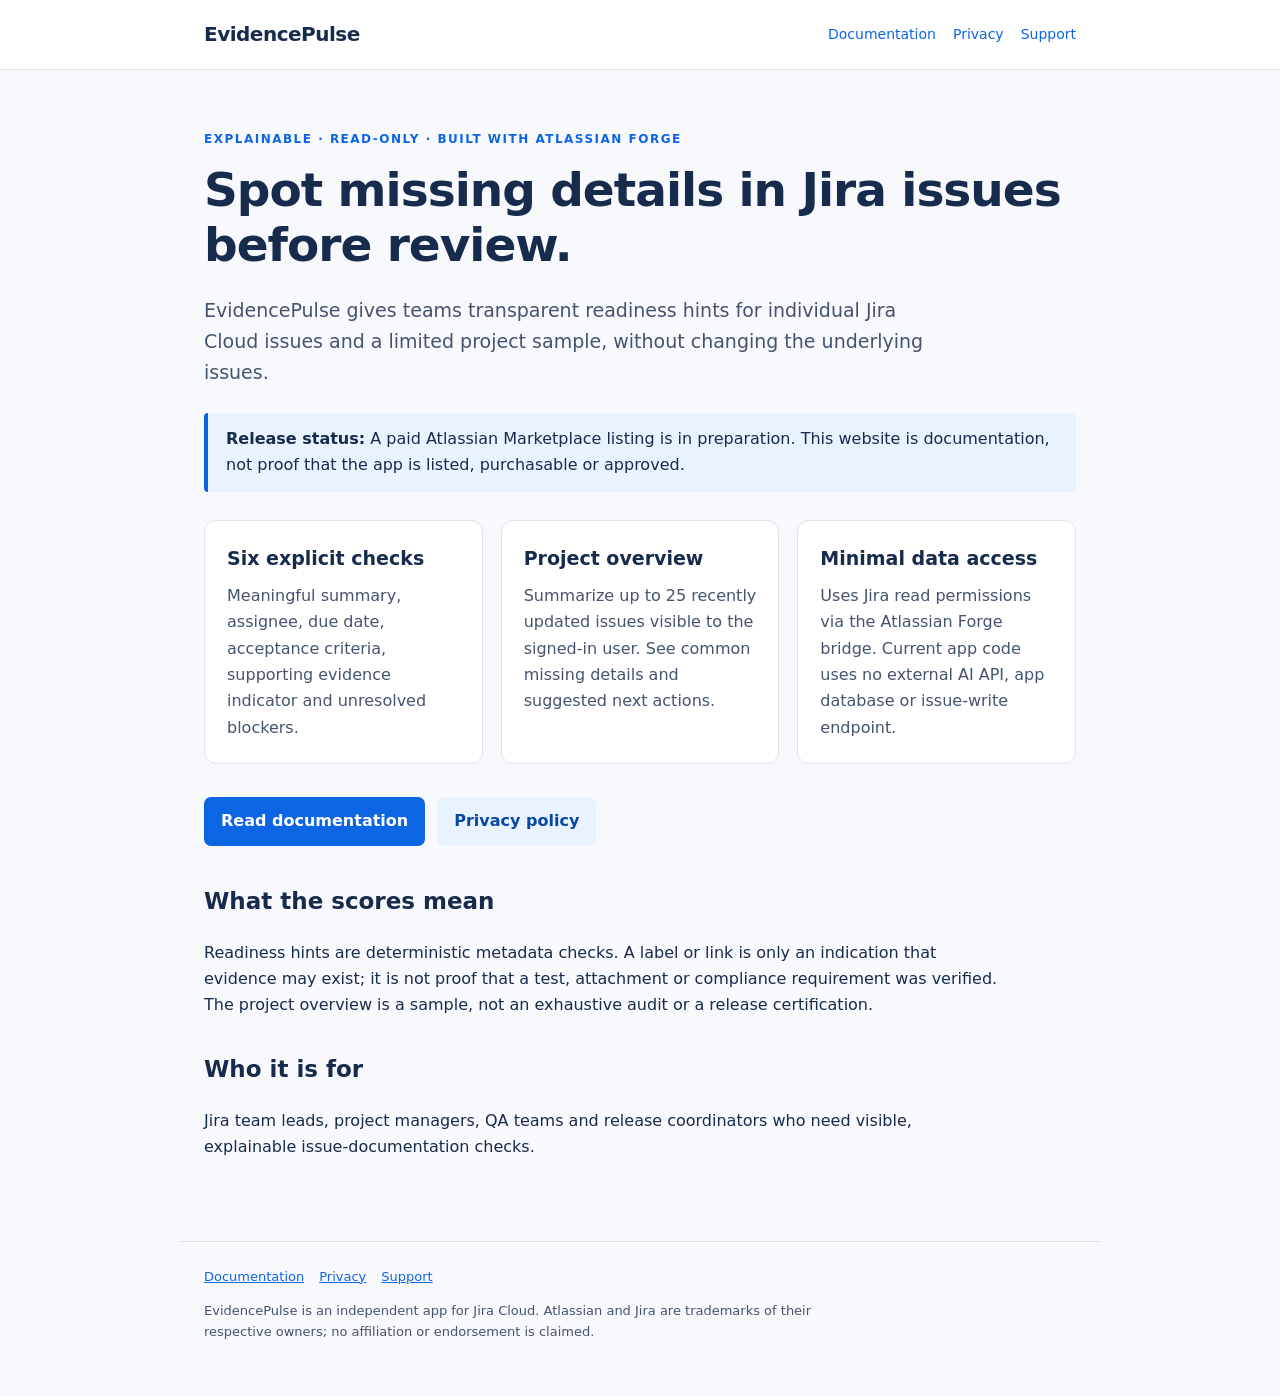
<file: index.html>
<!doctype html>
<html lang="en"><head><meta charset="utf-8"><meta name="viewport" content="width=device-width,initial-scale=1"><meta name="description" content="EvidencePulse: explainable, read-only Jira Cloud readiness checks."><title>EvidencePulse — Jira readiness checks</title><link rel="stylesheet" href="style.css"></head>
<body><div class="top"><div class="top-inner"><a class="brand" href="./">EvidencePulse</a><nav aria-label="Main navigation"><a href="docs.html">Documentation</a><a href="privacy.html">Privacy</a><a href="support.html">Support</a></nav></div></div>
<main><p class="eyebrow">Explainable · Read-only · Built with Atlassian Forge</p><h1>Spot missing details in Jira issues before review.</h1>
<p class="lead">EvidencePulse gives teams transparent readiness hints for individual Jira Cloud issues and a limited project sample, without changing the underlying issues.</p>
<div class="notice"><strong>Release status:</strong> A paid Atlassian Marketplace listing is in preparation. This website is documentation, not proof that the app is listed, purchasable or approved.</div>
<div class="grid">
<section class="card"><h2>Six explicit checks</h2><p>Meaningful summary, assignee, due date, acceptance criteria, supporting evidence indicator and unresolved blockers.</p></section>
<section class="card"><h2>Project overview</h2><p>Summarize up to 25 recently updated issues visible to the signed-in user. See common missing details and suggested next actions.</p></section>
<section class="card"><h2>Minimal data access</h2><p>Uses Jira read permissions via the Atlassian Forge bridge. Current app code uses no external AI API, app database or issue-write endpoint.</p></section></div>
<p><a class="btn" href="docs.html">Read documentation</a><a class="btn secondary" href="privacy.html">Privacy policy</a></p>
<h2>What the scores mean</h2><p>Readiness hints are deterministic metadata checks. A label or link is only an indication that evidence may exist; it is not proof that a test, attachment or compliance requirement was verified. The project overview is a sample, not an exhaustive audit or a release certification.</p>
<h2>Who it is for</h2><p>Jira team leads, project managers, QA teams and release coordinators who need visible, explainable issue-documentation checks.</p>
</main><footer><a href="docs.html">Documentation</a><a href="privacy.html">Privacy</a><a href="support.html">Support</a><p>EvidencePulse is an independent app for Jira Cloud. Atlassian and Jira are trademarks of their respective owners; no affiliation or endorsement is claimed.</p></footer></body></html>
</file>
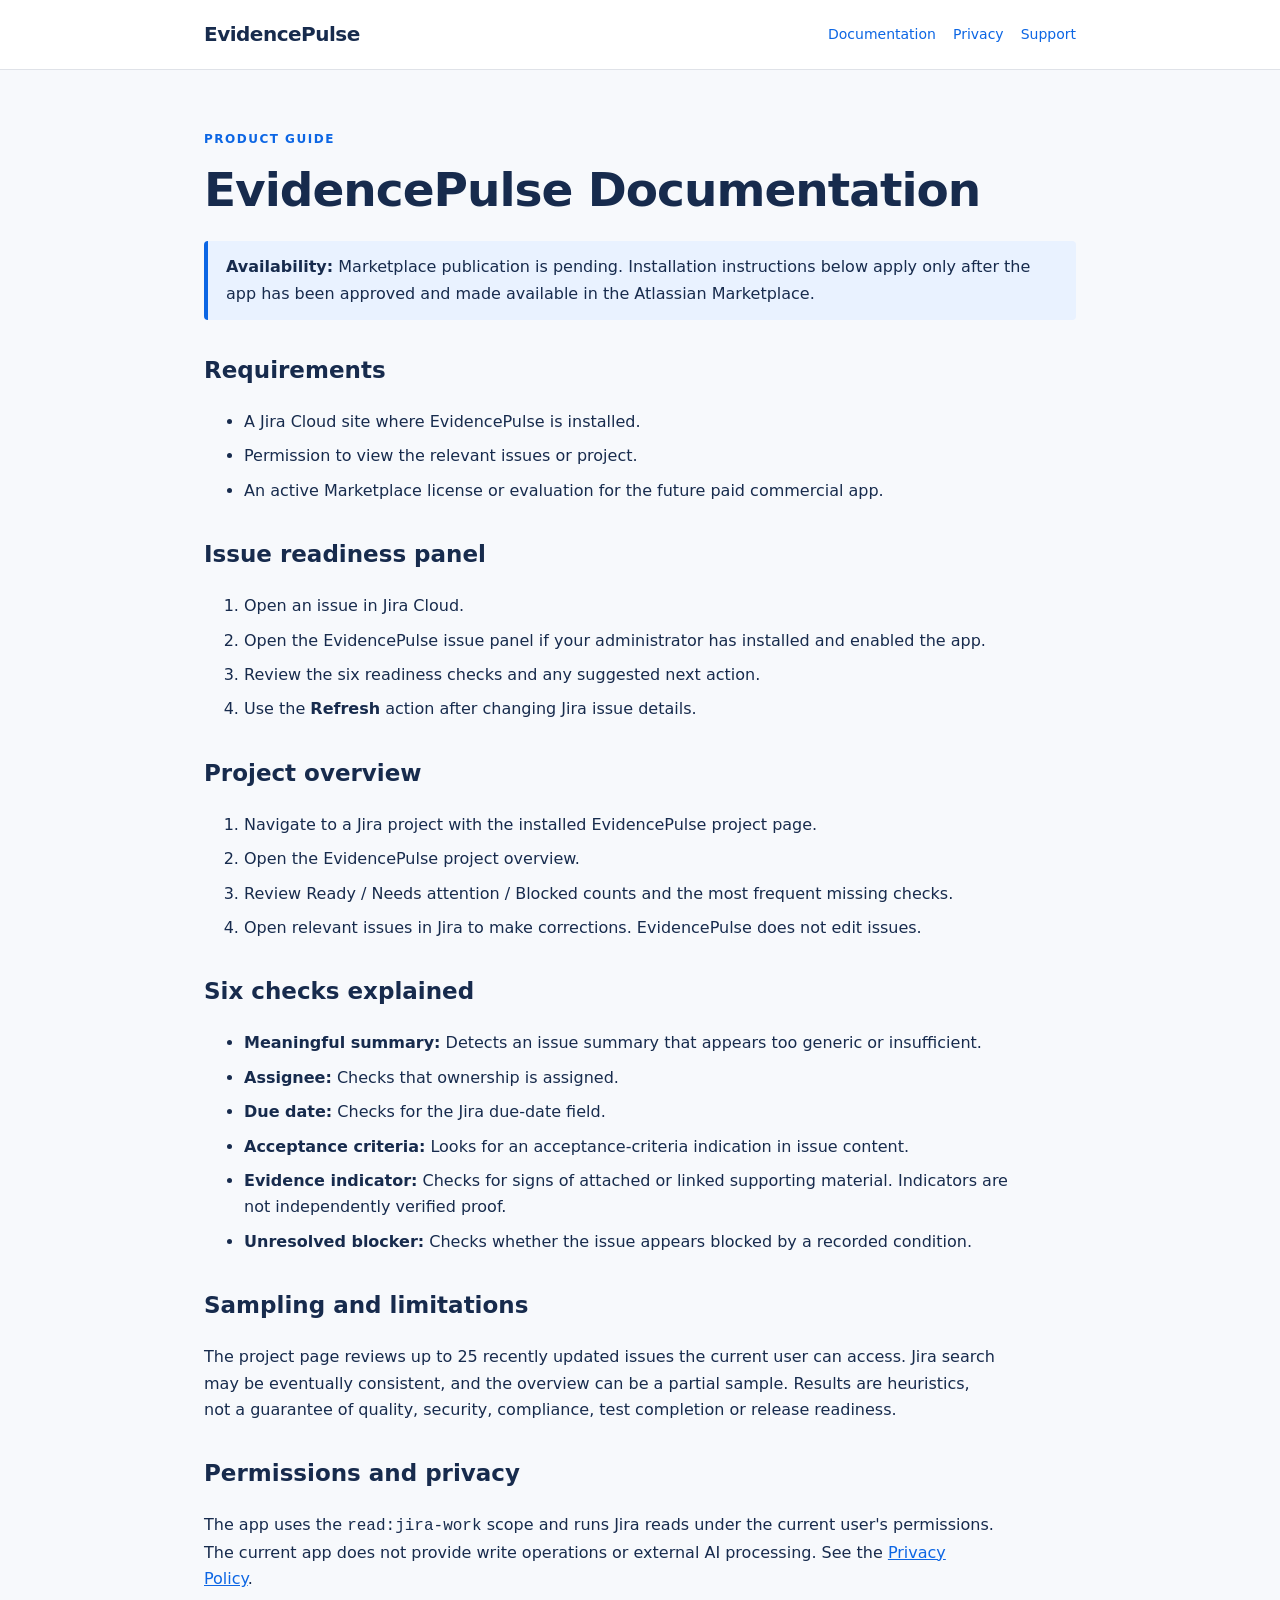
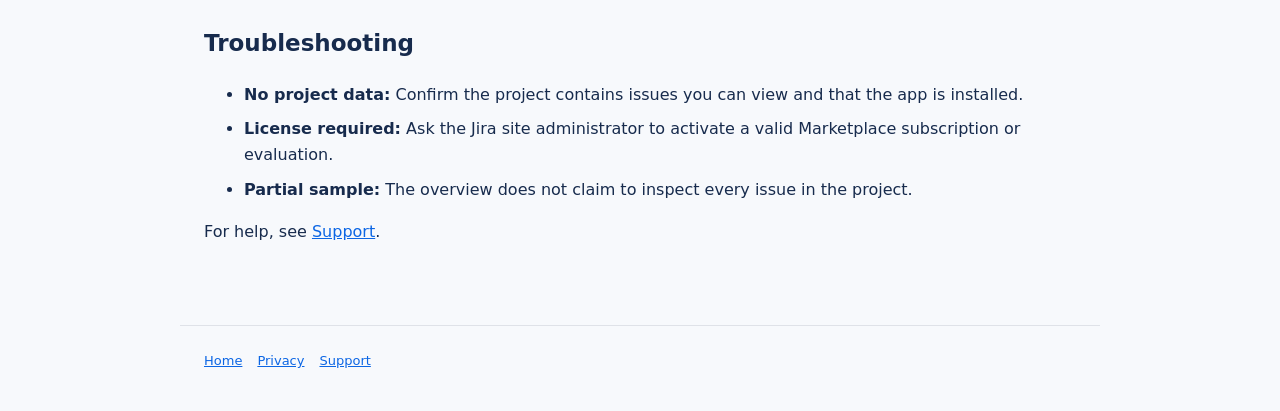
<file: docs.html>
<!doctype html>
<html lang="en"><head><meta charset="utf-8"><meta name="viewport" content="width=device-width,initial-scale=1"><title>Documentation — EvidencePulse</title><link rel="stylesheet" href="style.css"></head>
<body><div class="top"><div class="top-inner"><a class="brand" href="./">EvidencePulse</a><nav><a href="docs.html" aria-current="page">Documentation</a><a href="privacy.html">Privacy</a><a href="support.html">Support</a></nav></div></div>
<main><p class="eyebrow">Product guide</p><h1>EvidencePulse Documentation</h1><div class="notice"><strong>Availability:</strong> Marketplace publication is pending. Installation instructions below apply only after the app has been approved and made available in the Atlassian Marketplace.</div>
<h2>Requirements</h2><ul><li>A Jira Cloud site where EvidencePulse is installed.</li><li>Permission to view the relevant issues or project.</li><li>An active Marketplace license or evaluation for the future paid commercial app.</li></ul>
<h2>Issue readiness panel</h2><ol><li>Open an issue in Jira Cloud.</li><li>Open the EvidencePulse issue panel if your administrator has installed and enabled the app.</li><li>Review the six readiness checks and any suggested next action.</li><li>Use the <strong>Refresh</strong> action after changing Jira issue details.</li></ol>
<h2>Project overview</h2><ol><li>Navigate to a Jira project with the installed EvidencePulse project page.</li><li>Open the EvidencePulse project overview.</li><li>Review Ready / Needs attention / Blocked counts and the most frequent missing checks.</li><li>Open relevant issues in Jira to make corrections. EvidencePulse does not edit issues.</li></ol>
<h2>Six checks explained</h2><ul><li><strong>Meaningful summary:</strong> Detects an issue summary that appears too generic or insufficient.</li><li><strong>Assignee:</strong> Checks that ownership is assigned.</li><li><strong>Due date:</strong> Checks for the Jira due-date field.</li><li><strong>Acceptance criteria:</strong> Looks for an acceptance-criteria indication in issue content.</li><li><strong>Evidence indicator:</strong> Checks for signs of attached or linked supporting material. Indicators are not independently verified proof.</li><li><strong>Unresolved blocker:</strong> Checks whether the issue appears blocked by a recorded condition.</li></ul>
<h2>Sampling and limitations</h2><p>The project page reviews up to 25 recently updated issues the current user can access. Jira search may be eventually consistent, and the overview can be a partial sample. Results are heuristics, not a guarantee of quality, security, compliance, test completion or release readiness.</p>
<h2>Permissions and privacy</h2><p>The app uses the <code>read:jira-work</code> scope and runs Jira reads under the current user's permissions. The current app does not provide write operations or external AI processing. See the <a href="privacy.html">Privacy Policy</a>.</p>
<h2>Troubleshooting</h2><ul><li><strong>No project data:</strong> Confirm the project contains issues you can view and that the app is installed.</li><li><strong>License required:</strong> Ask the Jira site administrator to activate a valid Marketplace subscription or evaluation.</li><li><strong>Partial sample:</strong> The overview does not claim to inspect every issue in the project.</li></ul><p>For help, see <a href="support.html">Support</a>.</p>
</main><footer><a href="./">Home</a><a href="privacy.html">Privacy</a><a href="support.html">Support</a></footer></body></html>
</file>
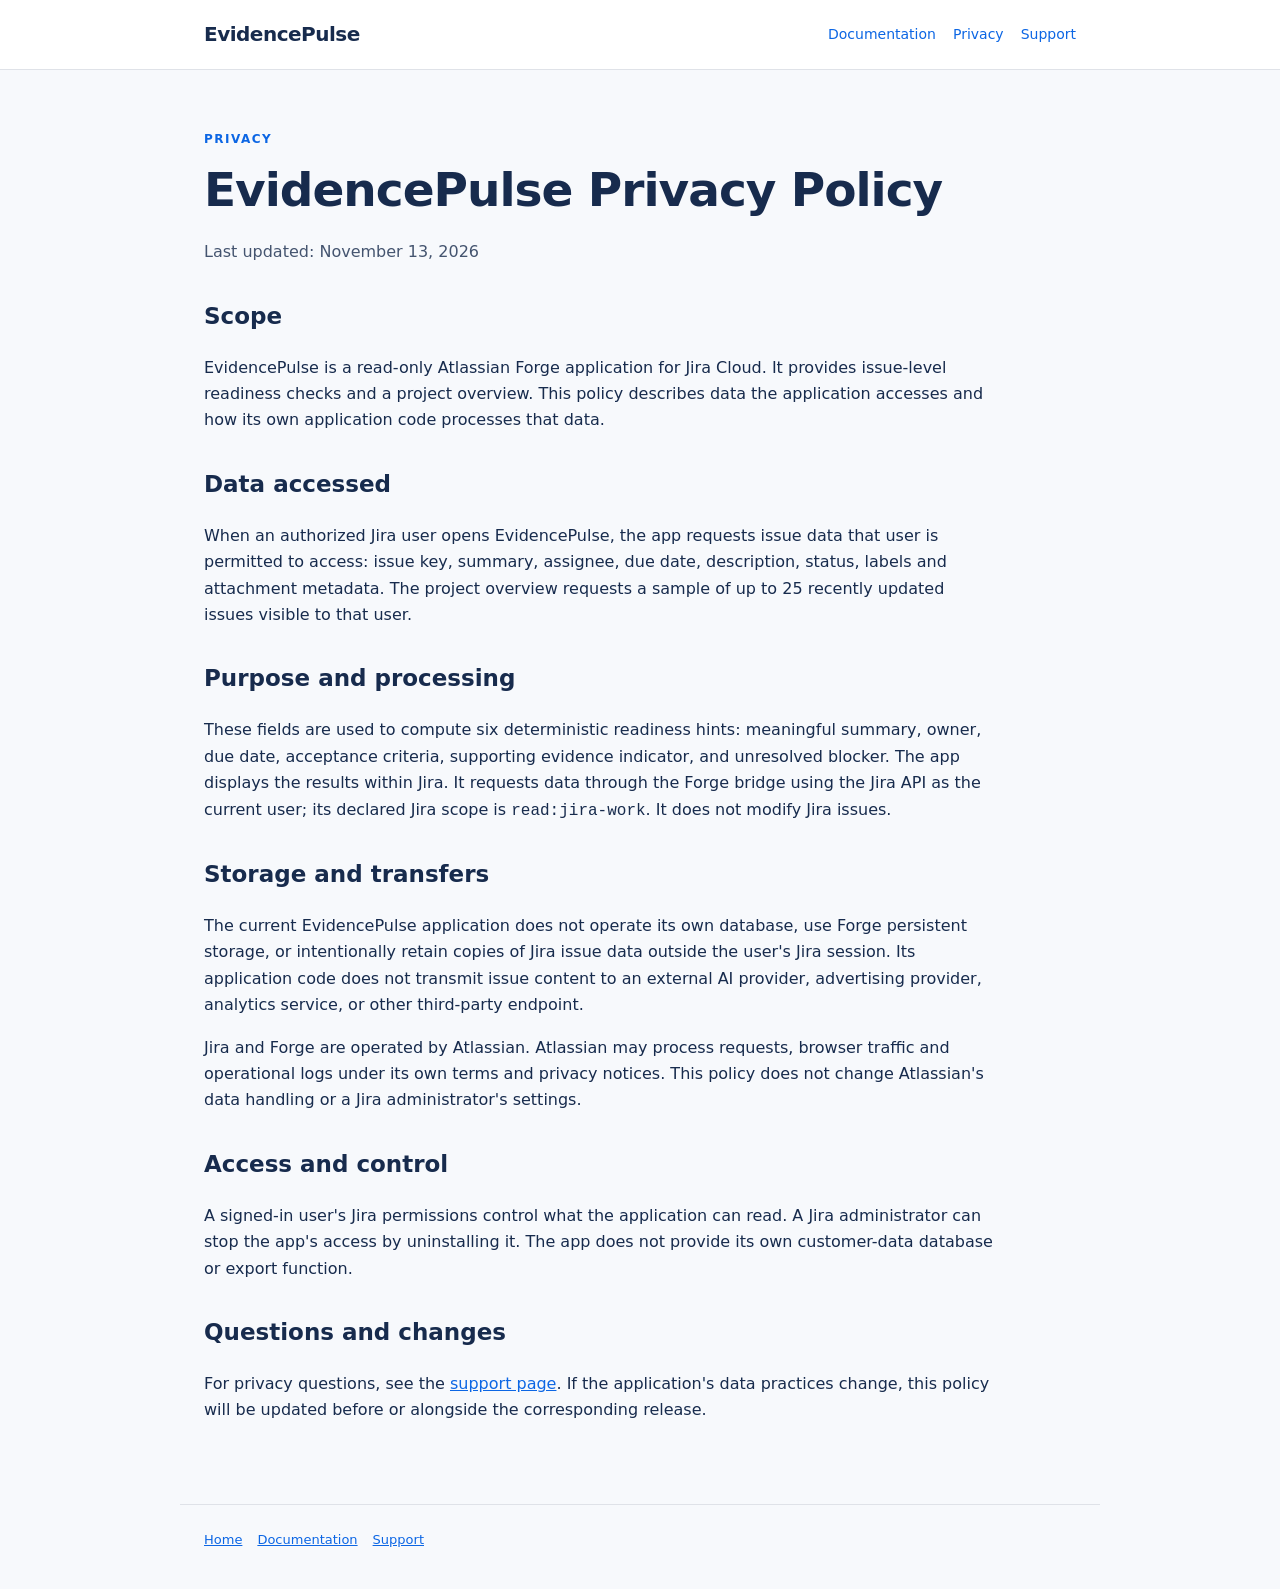
<file: privacy.html>
<!doctype html>
<html lang="en"><head><meta charset="utf-8"><meta name="viewport" content="width=device-width,initial-scale=1"><title>Privacy Policy — EvidencePulse</title><link rel="stylesheet" href="style.css"></head>
<body><div class="top"><div class="top-inner"><a class="brand" href="./">EvidencePulse</a><nav><a href="docs.html">Documentation</a><a href="privacy.html" aria-current="page">Privacy</a><a href="support.html">Support</a></nav></div></div>
<main><p class="eyebrow">Privacy</p><h1>EvidencePulse Privacy Policy</h1><p class="muted">Last updated: November 13, 2026</p>
<h2>Scope</h2><p>EvidencePulse is a read-only Atlassian Forge application for Jira Cloud. It provides issue-level readiness checks and a project overview. This policy describes data the application accesses and how its own application code processes that data.</p>
<h2>Data accessed</h2><p>When an authorized Jira user opens EvidencePulse, the app requests issue data that user is permitted to access: issue key, summary, assignee, due date, description, status, labels and attachment metadata. The project overview requests a sample of up to 25 recently updated issues visible to that user.</p>
<h2>Purpose and processing</h2><p>These fields are used to compute six deterministic readiness hints: meaningful summary, owner, due date, acceptance criteria, supporting evidence indicator, and unresolved blocker. The app displays the results within Jira. It requests data through the Forge bridge using the Jira API as the current user; its declared Jira scope is <code>read:jira-work</code>. It does not modify Jira issues.</p>
<h2>Storage and transfers</h2><p>The current EvidencePulse application does not operate its own database, use Forge persistent storage, or intentionally retain copies of Jira issue data outside the user's Jira session. Its application code does not transmit issue content to an external AI provider, advertising provider, analytics service, or other third-party endpoint.</p>
<p>Jira and Forge are operated by Atlassian. Atlassian may process requests, browser traffic and operational logs under its own terms and privacy notices. This policy does not change Atlassian's data handling or a Jira administrator's settings.</p>
<h2>Access and control</h2><p>A signed-in user's Jira permissions control what the application can read. A Jira administrator can stop the app's access by uninstalling it. The app does not provide its own customer-data database or export function.</p>
<h2>Questions and changes</h2><p>For privacy questions, see the <a href="support.html">support page</a>. If the application's data practices change, this policy will be updated before or alongside the corresponding release.</p>
</main><footer><a href="./">Home</a><a href="docs.html">Documentation</a><a href="support.html">Support</a></footer></body></html>
</file>
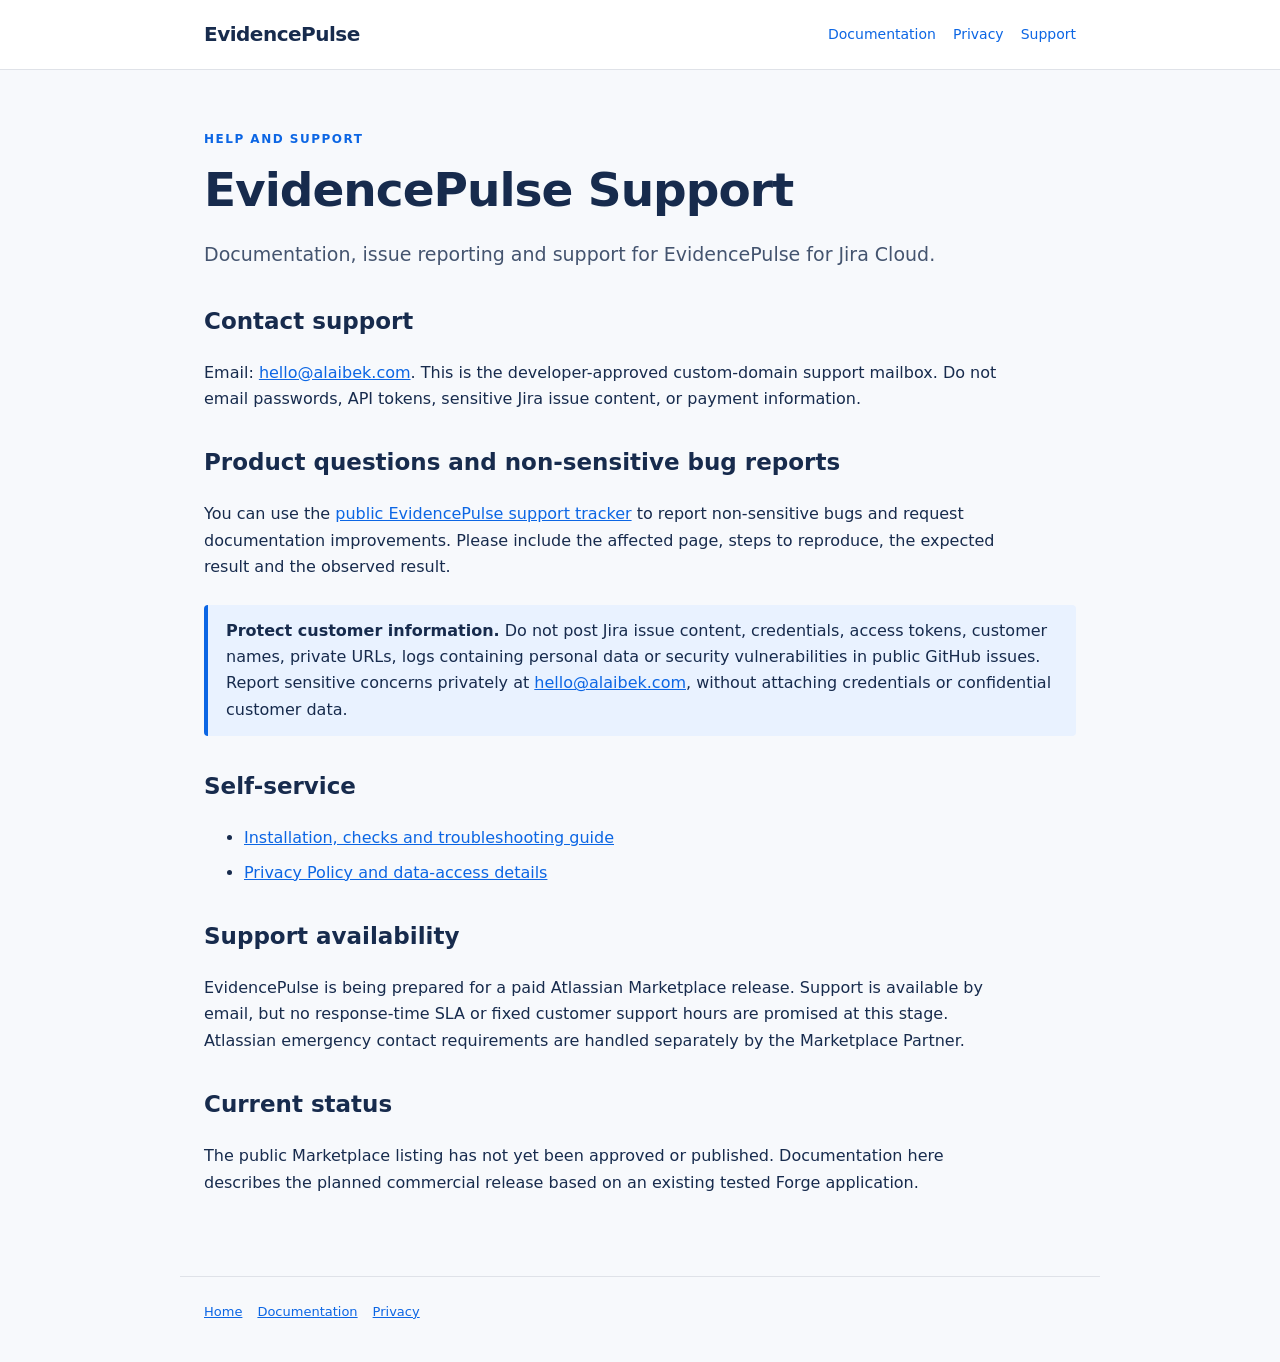
<file: support.html>
<!doctype html>
<html lang="en"><head><meta charset="utf-8"><meta name="viewport" content="width=device-width,initial-scale=1"><title>Support — EvidencePulse</title><link rel="stylesheet" href="style.css"></head>
<body><div class="top"><div class="top-inner"><a class="brand" href="./">EvidencePulse</a><nav><a href="docs.html">Documentation</a><a href="privacy.html">Privacy</a><a href="support.html" aria-current="page">Support</a></nav></div></div>
<main><p class="eyebrow">Help and support</p><h1>EvidencePulse Support</h1>
<p class="lead">Documentation, issue reporting and support for EvidencePulse for Jira Cloud.</p>
<h2>Contact support</h2><p>Email: <a href="mailto:hello@alaibek.com">hello@alaibek.com</a>. This is the developer-approved custom-domain support mailbox. Do not email passwords, API tokens, sensitive Jira issue content, or payment information.</p>
<h2>Product questions and non-sensitive bug reports</h2><p>You can use the <a href="https://github.com/lunauulu-lang/evidencepulse-docs/issues">public EvidencePulse support tracker</a> to report non-sensitive bugs and request documentation improvements. Please include the affected page, steps to reproduce, the expected result and the observed result.</p>
<div class="notice"><strong>Protect customer information.</strong> Do not post Jira issue content, credentials, access tokens, customer names, private URLs, logs containing personal data or security vulnerabilities in public GitHub issues. Report sensitive concerns privately at <a href="mailto:hello@alaibek.com">hello@alaibek.com</a>, without attaching credentials or confidential customer data.</div>
<h2>Self-service</h2><ul><li><a href="docs.html">Installation, checks and troubleshooting guide</a></li><li><a href="privacy.html">Privacy Policy and data-access details</a></li></ul>
<h2>Support availability</h2><p>EvidencePulse is being prepared for a paid Atlassian Marketplace release. Support is available by email, but no response-time SLA or fixed customer support hours are promised at this stage. Atlassian emergency contact requirements are handled separately by the Marketplace Partner.</p>
<h2>Current status</h2><p>The public Marketplace listing has not yet been approved or published. Documentation here describes the planned commercial release based on an existing tested Forge application.</p>
</main><footer><a href="./">Home</a><a href="docs.html">Documentation</a><a href="privacy.html">Privacy</a></footer></body></html>
</file>
<file: style.css>
:root{color-scheme:light;--bg:#f7f9fc;--card:#fff;--ink:#172b4d;--muted:#44546f;--accent:#0c66e4;--border:#dfe2e8}
*{box-sizing:border-box}body{margin:0;background:var(--bg);color:var(--ink);font:16px/1.65 system-ui,-apple-system,"Segoe UI",Arial,sans-serif}a{color:var(--accent)}a:hover{text-decoration-thickness:2px}
header,main,footer{max-width:920px;margin:auto;padding:0 24px}.top{border-bottom:1px solid var(--border);background:#fff}.top-inner{max-width:920px;display:flex;align-items:center;justify-content:space-between;gap:24px;padding:18px 24px;margin:auto}.brand{font-weight:800;letter-spacing:-.5px;text-decoration:none;color:var(--ink);font-size:20px}nav{display:flex;gap:17px;flex-wrap:wrap;font-size:14px}nav a{text-decoration:none}
main{padding-top:48px;padding-bottom:64px}h1{font-size:clamp(31px,5vw,47px);letter-spacing:-1px;line-height:1.18;margin:12px 0 22px}h2{font-size:23px;margin-top:32px}h3{font-size:18px}.eyebrow{color:var(--accent);text-transform:uppercase;letter-spacing:1.5px;font-size:12px;font-weight:750}.lead{font-size:19px;color:var(--muted);max-width:740px}.notice{border-left:4px solid var(--accent);background:#e9f2ff;padding:13px 18px;border-radius:4px;margin:24px 0}.grid{display:grid;grid-template-columns:repeat(auto-fit,minmax(235px,1fr));gap:18px;margin:28px 0}.card{background:var(--card);border:1px solid var(--border);border-radius:12px;padding:22px}.card h2{margin:0 0 9px;font-size:19px}.card p{margin:0;color:var(--muted)}p,li{max-width:78ch}li{margin:8px 0}.btn{display:inline-block;padding:11px 17px;background:var(--accent);color:#fff;border-radius:7px;text-decoration:none;font-weight:650;margin:5px 12px 5px 0}.btn.secondary{background:#e9f2ff;color:#0747a6}.muted{color:var(--muted)}footer{padding-top:24px;padding-bottom:40px;border-top:1px solid var(--border);font-size:13px;color:var(--muted)}footer a{margin-right:15px}
@media(max-width:620px){.top-inner{display:block}nav{margin-top:12px}main{padding-top:32px}}
</file>
